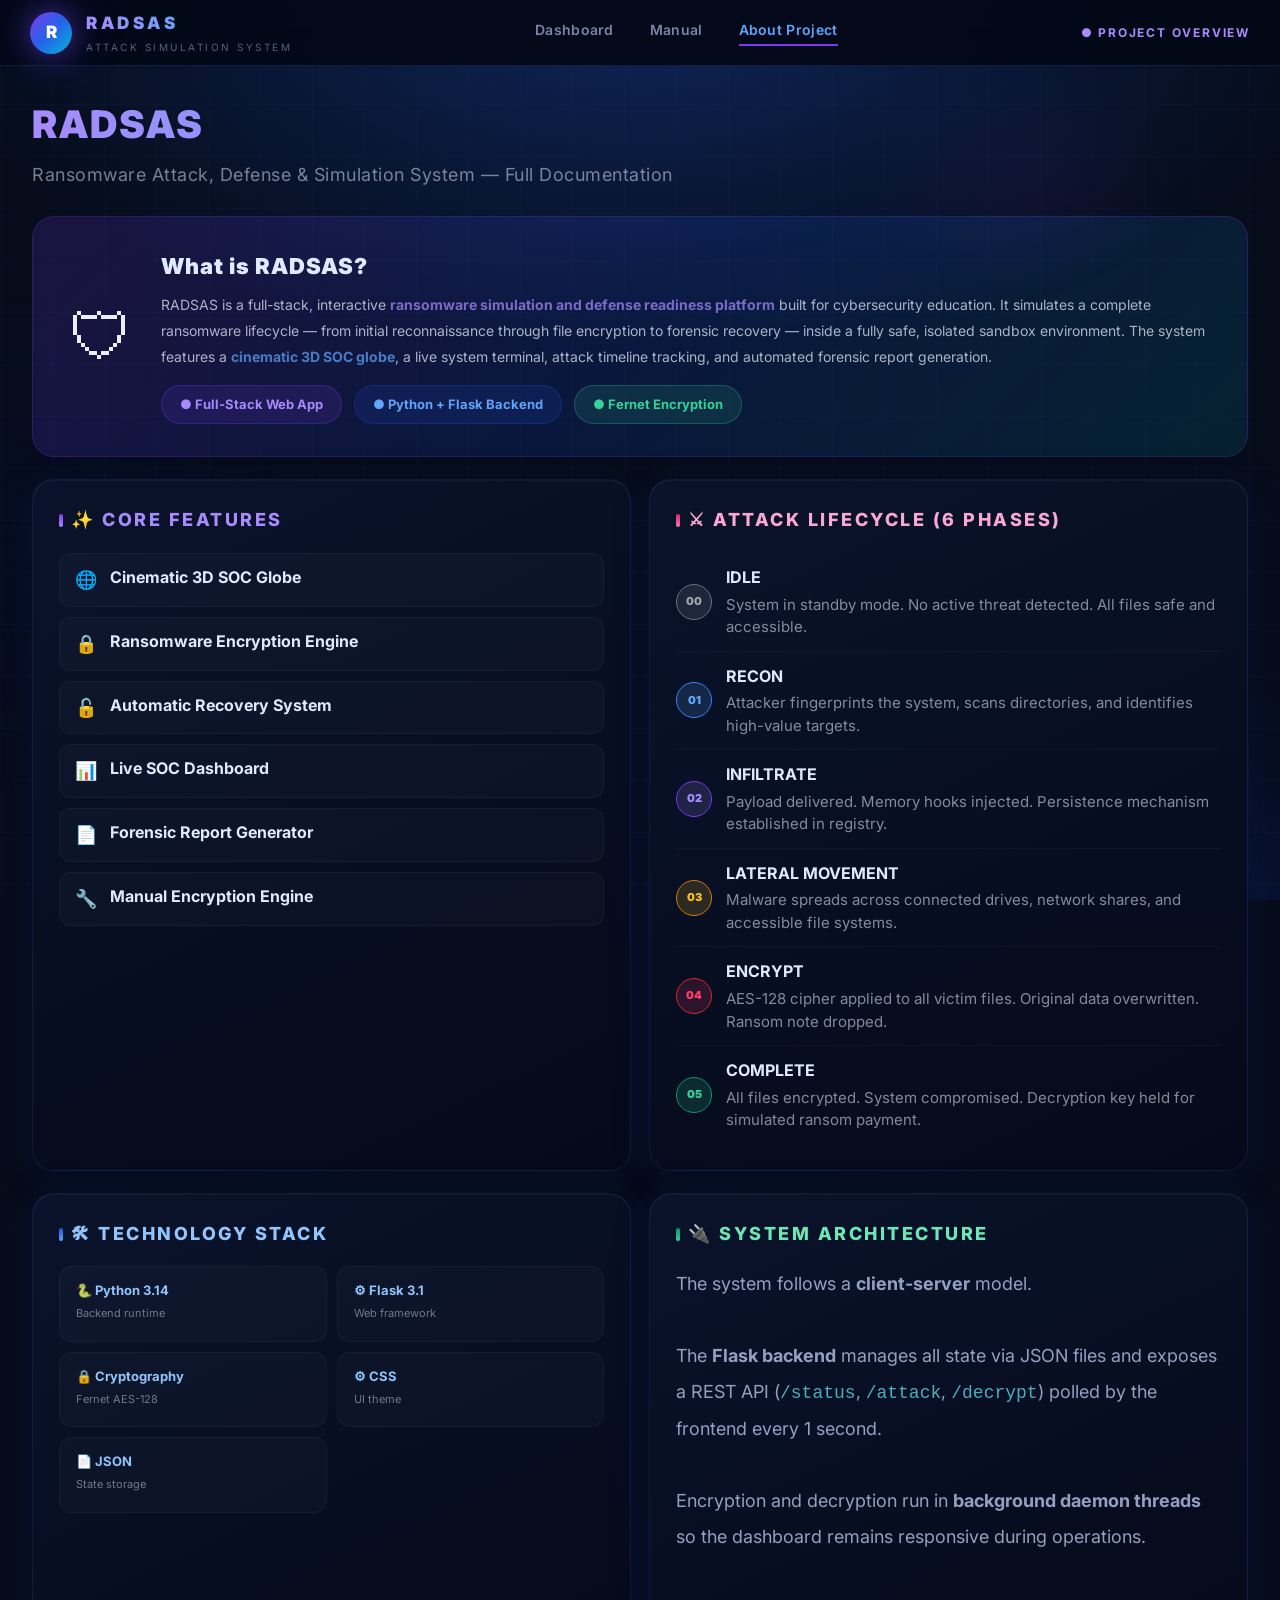
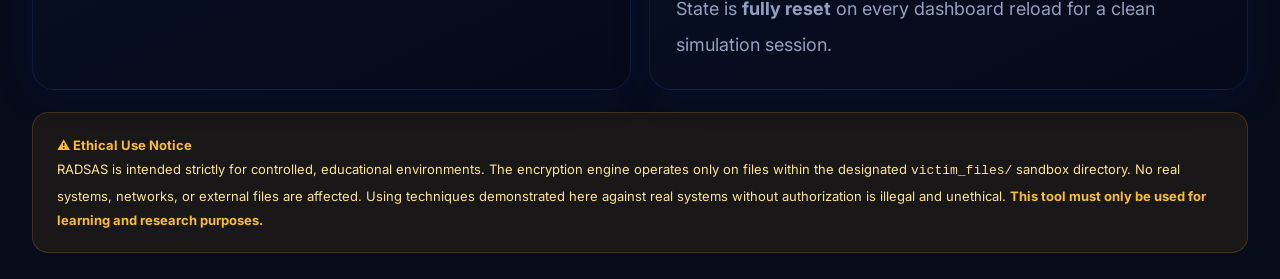
<file: templates/about.html>
<!DOCTYPE html>
<html lang="en">
<head>
<meta charset="UTF-8">
<meta name="viewport" content="width=device-width,initial-scale=1.0">
<title>About — RADSAS</title>
<link rel="preconnect" href="https://fonts.googleapis.com">
<link href="https://fonts.googleapis.com/css2?family=Inter:wght@300;400;500;600;700;800;900&display=swap" rel="stylesheet">
<link rel="stylesheet" href="/static/css/global.css">
<style>
/* ── About page styles ─────────────────────────────── */
.about-wrap{flex:1;padding:28px 32px;overflow:auto}
.about-page-title{
  font-size:38px;font-weight:900;letter-spacing:2px;margin-bottom:6px;
  background:linear-gradient(90deg,#a78bfa,#60a5fa,#34d399);
  -webkit-background-clip:text;-webkit-text-fill-color:transparent;background-clip:text;
}
.about-page-sub{font-size:18px;opacity:0.50;margin-bottom:26px;letter-spacing:0.5px}

/* hero banner */
.about-hero{
  padding:32px 36px;border-radius:22px;margin-bottom:22px;
  background:linear-gradient(135deg,rgba(124,58,237,0.18),rgba(29,78,216,0.18),rgba(6,182,212,0.12));
  border:1px solid rgba(124,58,237,0.22);
  display:flex;align-items:center;gap:28px;
}
.about-hero-icon{font-size:64px;line-height:1;flex-shrink:0}
.about-hero-title{font-size:22px;font-weight:900;letter-spacing:1px;margin-bottom:8px;color:#e0eaff}
.about-hero-desc {font-size:14px;line-height:1.85;opacity:0.72}

/* grid */
.about-grid{display:grid;grid-template-columns:1fr 1fr;gap:18px;margin-bottom:22px}
.about-grid-3{

    display:flex;

    justify-content:center;

    margin-bottom:22px;

}
.about-card{padding:26px}

.about-card-title{
  font-size:18px;font-weight:800;letter-spacing:2.5px;margin-bottom:18px;
  display:flex;align-items:center;gap:8px;
}
.about-card-title::before{
  content:'';width:4px;height:13px;border-radius:3px;display:block;
}
.accent-purple::before{background:linear-gradient(180deg,#7c3aed,#a78bfa)}
.accent-blue::before  {background:linear-gradient(180deg,#1d4ed8,#60a5fa)}
.accent-green::before {background:linear-gradient(180deg,#059669,#34d399)}
.accent-yellow::before{background:linear-gradient(180deg,#d97706,#fbbf24)}
.accent-pink::before  {background:linear-gradient(180deg,#db2777,#f472b6)}
.accent-cyan::before  {background:linear-gradient(180deg,#0891b2,#22d3ee)}

.color-purple{color:#a78bfa}.color-blue{color:#93c5fd}
.color-green {color:#6ee7b7}.color-yellow{color:#fde68a}
.color-pink  {color:#f9a8d4}.color-cyan {color:#67e8f9}

.about-text{font-size:18px;line-height:2.0;opacity:0.72;color:#c8d8ff}
.about-text b{font-weight:700}

/* feature list */
.feat-list{display:flex;flex-direction:column;gap:10px}
.feat-item{
  display:flex;align-items:flex-start;gap:12px;
  padding:11px 14px;border-radius:12px;
  background:rgba(255,255,255,0.025);border:1px solid rgba(255,255,255,0.045);
  font-size:13px;line-height:1.6;transition:.25s;
}
.feat-item:hover{background:rgba(124,58,237,0.07);border-color:rgba(124,58,237,0.18)}
.feat-icon{font-size:18px;flex-shrink:0;width:24px;text-align:center;margin-top:1px}
.feat-name{font-weight:700;color:#e0eaff;margin-bottom:2px;font-size:16px}
.feat-desc{font-size:16px;opacity:0.58;line-height:1.55}

/* tech stack */
.tech-grid{display:grid;grid-template-columns:1fr 1fr;gap:10px}
.tech-item{
  padding:13px 16px;border-radius:13px;
  background:rgba(255,255,255,0.025);border:1px solid rgba(255,255,255,0.040);
  transition:.25s;
}
.tech-item:hover{background:rgba(29,78,216,0.10);border-color:rgba(96,165,250,0.20)}
.tech-name {font-size:13px;font-weight:700;color:#93c5fd;margin-bottom:4px}
.tech-ver  {font-size:11px;opacity:0.45;margin-bottom:5px}
.tech-desc {font-size:12px;opacity:0.60;line-height:1.55}

/* attack phases */
.phase-list{display:flex;flex-direction:column;gap:0}
.phase-row{
  display:flex;align-items:center;gap:14px;
  padding:12px 0;border-bottom:1px solid rgba(255,255,255,0.040);
}
.phase-row:last-child{border-bottom:none}
.phase-badge{
  width:36px;height:36px;border-radius:50%;
  display:flex;align-items:center;justify-content:center;
  font-size:11px;font-weight:900;flex-shrink:0;
}
.phase-name {font-size:16px;font-weight:700;color:#e0eaff;margin-bottom:3px}
.phase-desc {font-size:15px;opacity:0.55;line-height:1.5}

/* stat pills */
.stat-row{display:flex;gap:12px;flex-wrap:wrap;margin-top:4px}
.stat-pill{
  padding:8px 18px;border-radius:30px;font-size:13px;font-weight:700;
  display:flex;align-items:center;gap:8px;
}

/* disclaimer */
.about-disclaimer{
  padding:20px 24px;border-radius:16px;
  background:rgba(245,158,11,0.08);border:1px solid rgba(245,158,11,0.20);
  font-size:13px;line-height:1.85;color:#fde68a;
}
.about-disclaimer strong{color:#fbbf24}
</style>
</head>
<body>
<div class="app">

  <div class="topbar">
    <div class="logo-wrap">
      <div class="logo-circle">R</div>
      <div class="logo-text"><h1>RADSAS</h1><p>ATTACK SIMULATION SYSTEM</p></div>
    </div>
    <div class="nav-links">
      <a href="/"       class="nav-link">Dashboard</a>
      <a href="/manual" class="nav-link">Manual</a>
      <a href="/about"  class="nav-link active">About Project</a>
    </div>
    <div class="topbar-right">
      <div class="live-status" style="color:#a78bfa">&#9679; PROJECT OVERVIEW</div>
    </div>
  </div>

  <div class="about-wrap">

    <div class="about-page-title">RADSAS</div>
    <div class="about-page-sub">Ransomware Attack, Defense &amp; Simulation System — Full Documentation</div>

    <!-- Hero -->
    <div class="about-hero">
      <div class="about-hero-icon">&#128737;</div>
      <div>
        <div class="about-hero-title">What is RADSAS?</div>
        <div class="about-hero-desc">
          RADSAS is a full-stack, interactive <b style="color:#a78bfa">ransomware simulation and defense readiness platform</b>
          built for cybersecurity education. It simulates a complete ransomware lifecycle —
          from initial reconnaissance through file encryption to forensic recovery —
          inside a fully safe, isolated sandbox environment.
          The system features a <b style="color:#60a5fa">cinematic 3D SOC globe</b>,
          a live system terminal, attack timeline tracking, and automated forensic report generation.
        </div>
        <div class="stat-row" style="margin-top:16px">
          <div class="stat-pill" style="background:rgba(124,58,237,0.14);border:1px solid rgba(124,58,237,0.28);color:#a78bfa">
            &#9679; Full-Stack Web App
          </div>
          <div class="stat-pill" style="background:rgba(29,78,216,0.14);border:1px solid rgba(29,78,216,0.28);color:#60a5fa">
            &#9679; Python + Flask Backend
          </div>
          <div class="stat-pill" style="background:rgba(52,211,153,0.12);border:1px solid rgba(52,211,153,0.25);color:#34d399">
            &#9679; Fernet Encryption
          </div>
        </div>
      </div>
    </div>

    <!-- Core Features + Attack Phases -->
    <div class="about-grid">

      <div class="panel about-card">
        <div class="about-card-title accent-purple color-purple">&#10024; CORE FEATURES</div>
        <div class="feat-list">
          <div class="feat-item">
            <span class="feat-icon">&#127760;</span>
            <div>
              <div class="feat-name">Cinematic 3D SOC Globe</div>
            </div>
          </div>
          <div class="feat-item">
            <span class="feat-icon">&#128274;</span>
            <div>
              <div class="feat-name">Ransomware Encryption Engine</div>
              
            </div>
          </div>
          <div class="feat-item">
            <span class="feat-icon">&#128275;</span>
            <div>
              <div class="feat-name">Automatic Recovery System</div>
              
            </div>
          </div>
          <div class="feat-item">
            <span class="feat-icon">&#128202;</span>
            <div>
              <div class="feat-name">Live SOC Dashboard</div>
              
            </div>
          </div>
          <div class="feat-item">
            <span class="feat-icon">&#128196;</span>
            <div>
              <div class="feat-name">Forensic Report Generator</div>
              
            </div>
          </div>
          <div class="feat-item">
            <span class="feat-icon">&#128295;</span>
            <div>
              <div class="feat-name">Manual Encryption Engine</div>
              
            </div>
          </div>
        </div>
      </div>

      <div class="panel about-card">
        <div class="about-card-title accent-pink color-pink">&#9876; ATTACK LIFECYCLE (6 PHASES)</div>
        <div class="phase-list">
          <div class="phase-row">
            <div class="phase-badge" style="background:rgba(156,163,175,0.15);border:1.5px solid #6b7280;color:#9ca3af">00</div>
            <div>
              <div class="phase-name">IDLE</div>
              <div class="phase-desc">System in standby mode. No active threat detected. All files safe and accessible.</div>
            </div>
          </div>
          <div class="phase-row">
            <div class="phase-badge" style="background:rgba(96,165,250,0.15);border:1.5px solid #3b82f6;color:#60a5fa">01</div>
            <div>
              <div class="phase-name">RECON</div>
              <div class="phase-desc">Attacker fingerprints the system, scans directories, and identifies high-value targets.</div>
            </div>
          </div>
          <div class="phase-row">
            <div class="phase-badge" style="background:rgba(167,139,250,0.15);border:1.5px solid #7c3aed;color:#a78bfa">02</div>
            <div>
              <div class="phase-name">INFILTRATE</div>
              <div class="phase-desc">Payload delivered. Memory hooks injected. Persistence mechanism established in registry.</div>
            </div>
          </div>
          <div class="phase-row">
            <div class="phase-badge" style="background:rgba(251,191,36,0.15);border:1.5px solid #d97706;color:#fbbf24">03</div>
            <div>
              <div class="phase-name">LATERAL MOVEMENT</div>
              <div class="phase-desc">Malware spreads across connected drives, network shares, and accessible file systems.</div>
            </div>
          </div>
          <div class="phase-row">
            <div class="phase-badge" style="background:rgba(255,61,107,0.15);border:1.5px solid #dc2626;color:#ff3d6b">04</div>
            <div>
              <div class="phase-name">ENCRYPT</div>
              <div class="phase-desc">AES-128 cipher applied to all victim files. Original data overwritten. Ransom note dropped.</div>
            </div>
          </div>
          <div class="phase-row">
            <div class="phase-badge" style="background:rgba(52,211,153,0.15);border:1.5px solid #059669;color:#34d399">05</div>
            <div>
              <div class="phase-name">COMPLETE</div>
              <div class="phase-desc">All files encrypted. System compromised. Decryption key held for simulated ransom payment.</div>
            </div>
          </div>
        </div>
      </div>

    </div>

    <!-- Tech Stack -->
    <!-- Tech Stack -->
<div class="about-grid">

    <div class="panel about-card">
      <div class="about-card-title accent-blue color-blue">&#128736; TECHNOLOGY STACK</div>
      <div class="tech-grid">
        <div class="tech-item">
          <div class="tech-name">&#128013; Python 3.14</div>
          <div class="tech-ver">Backend runtime</div>
          
        </div>
        <div class="tech-item">
          <div class="tech-name">&#9881; Flask 3.1</div>
          <div class="tech-ver">Web framework</div>
         
        </div>
        <div class="tech-item">
          <div class="tech-name">&#128274; Cryptography</div>
          <div class="tech-ver">Fernet AES-128</div>
          
        </div>
        <div class="tech-item">
          <div class="tech-name">&#9881; CSS</div>
          <div class="tech-ver">UI theme</div>
       
          
        </div>
        <div class="tech-item">
          <div class="tech-name">&#128196; JSON </div>
          <div class="tech-ver">State storage</div>
         
        </div>
      </div>
    </div>

    <!-- Architecture  -->
 

<div class="panel about-card">
        <div class="about-card-title accent-green color-green">&#128268; SYSTEM ARCHITECTURE</div>

        <div class="about-text">

          The system follows a <b>client-server</b> model.<br><br>

          The <b>Flask backend</b> manages all state via JSON files and exposes a REST API
          (<code style="color:#67e8f9">/status</code>,
          <code style="color:#67e8f9">/attack</code>,
          <code style="color:#67e8f9">/decrypt</code>)
          polled by the frontend every 1 second.<br><br>

          Encryption and decryption run in
          <b>background daemon threads</b>
          so the dashboard remains responsive during operations.<br><br>

          State is <b>fully reset</b>
          on every dashboard reload for a clean simulation session.

        </div>

</div>

</div>


    <!-- Disclaimer -->
    <div class="about-disclaimer">
      <strong>&#9888; Ethical Use Notice</strong><br>
      RADSAS is intended strictly for controlled, educational environments. The encryption engine
      operates only on files within the designated <code>victim_files/</code> sandbox directory.
      No real systems, networks, or external files are affected. Using techniques demonstrated here
      against real systems without authorization is illegal and unethical.
      <strong>This tool must only be used for learning and research purposes.</strong>
    </div>

  </div>
</div>
</body>
</html>
</file>
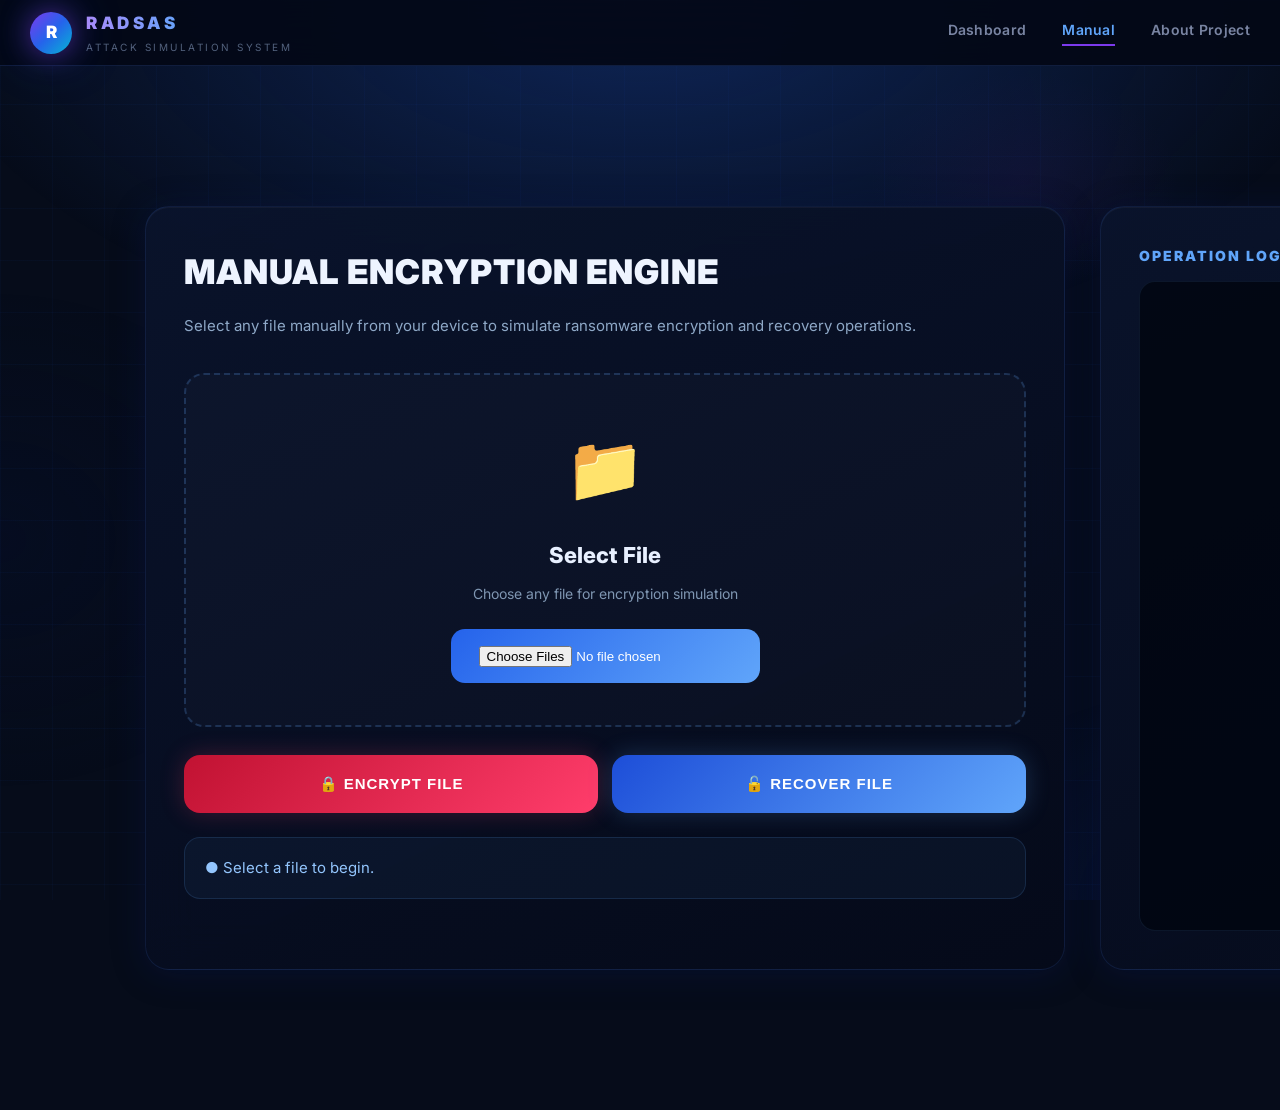
<file: templates/manual_encryption.html>
<!-- =========================================================
     MANUAL ENCRYPTION PAGE
========================================================= -->

<!DOCTYPE html>
<html lang="en">

<head>

<meta charset="UTF-8">

<meta name="viewport"
      content="width=device-width,initial-scale=1.0">

<title>Manual Encryption — RADSAS</title>

<link rel="preconnect"
      href="https://fonts.googleapis.com">

<link href="https://fonts.googleapis.com/css2?family=Inter:wght@300;400;500;600;700;800;900&display=swap"
      rel="stylesheet">

<link rel="stylesheet"
      href="/static/css/global.css">

<style>

/* =========================================================
   PAGE LAYOUT
========================================================= */

.manual-wrap{

  display:flex;

  justify-content:center;

  width:100%;
  
  flex:1;

  display:flex;

  width:100%;

  justify-content:center;

  align-items:flex-start;

  padding:140px 45px;

  overflow:auto;

}

.manual-card{

  width:920px;

  padding:38px;

  border-radius:24px;

}


/* =========================================================
   TITLE
========================================================= */

.manual-title{

  font-size:34px;

  font-weight:900;

  margin-bottom:12px;

  letter-spacing:1px;

  color:#eef4ff;

}

.manual-subtitle{

  font-size:15px;

  line-height:2;

  color:#8ea8c7;

  margin-bottom:32px;

}


/* =========================================================
   FILE SELECT AREA
========================================================= */

.upload-box{

  border:
  2px dashed rgba(96,165,250,0.22);

  border-radius:20px;

  padding:42px;

  text-align:center;

  background:
  rgba(255,255,255,0.02);

  transition:0.25s;

}

.upload-box:hover{

  border-color:
  rgba(96,165,250,0.45);

  background:
  rgba(96,165,250,0.04);

}

.upload-icon{

  font-size:64px;

  margin-bottom:18px;

  color:#60a5fa;

}

.upload-title{

  font-size:22px;

  font-weight:800;

  margin-bottom:10px;

}

.upload-sub{

  font-size:14px;

  color:#7f96b2;

  margin-bottom:24px;

}

.file-input{

  display:none;

}

.choose-btn{

  display:inline-flex;

  align-items:center;

  justify-content:center;

  height:54px;

  padding:0 28px;

  border:none;

  border-radius:14px;

  background:
  linear-gradient(
    135deg,
    #2563eb,
    #60a5fa
  );

  color:#fff;

  font-size:14px;

  font-weight:800;

  letter-spacing:1px;

  cursor:pointer;

  transition:0.25s;

}

.choose-btn:hover{

  transform:translateY(-2px);

  filter:brightness(1.08);

}


/* =========================================================
   FILE INFO
========================================================= */

.selected-file{

  margin-top:24px;

  padding:18px 22px;

  border-radius:16px;

  background:
  rgba(255,255,255,0.03);

  border:
  1px solid rgba(255,255,255,0.06);

  display:none;

}

.sf-name{

  font-size:16px;

  font-weight:700;

  color:#dde8ff;

  margin-bottom:8px;

}

.sf-meta{

  font-size:13px;

  color:#7f96b2;

}


/* =========================================================
   ACTION BUTTONS
========================================================= */

.action-wrap{

  display:flex;

  gap:14px;

  margin-top:28px;

}

.action-btn{

  flex:1;

  height:58px;

  border:none;

  border-radius:16px;

  font-size:15px;

  font-weight:800;

  letter-spacing:1px;

  color:#fff;

  cursor:pointer;

  transition:0.25s;

}

.encrypt-btn{

  background:
  linear-gradient(
    135deg,
    #c11232,
    #ff3d6b
  );

  box-shadow:
  0 0 24px rgba(255,61,107,0.22);

}

.decrypt-btn{

  background:
  linear-gradient(
    135deg,
    #1d4ed8,
    #60a5fa
  );

  box-shadow:
  0 0 24px rgba(96,165,250,0.22);

}

.action-btn:hover{

  transform:translateY(-2px);

  filter:brightness(1.08);

}


/* =========================================================
   STATUS BOX
========================================================= */

.manual-status{

  margin-top:24px;

  padding:18px 20px;

  border-radius:16px;

  background:
  rgba(96,165,250,0.05);

  border:
  1px solid rgba(96,165,250,0.15);

  font-size:15px;

  color:#93c5fd;

  min-height:60px;

  display:flex;

  align-items:center;

  gap:12px;

}

.manual-status.ok{

  background:
  rgba(52,211,153,0.06);

  border-color:
  rgba(52,211,153,0.18);

  color:#6ee7b7;

}

.manual-status.err{

  background:
  rgba(255,61,107,0.06);

  border-color:
  rgba(255,61,107,0.18);

  color:#fda4af;

}


/* =========================================================
   LOG SECTION
========================================================= */

.log-section{

  margin-top:28px;

}

.log-title{

  font-size:14px;

  font-weight:900;

  letter-spacing:2px;

  color:#60a5fa;

  margin-bottom:14px;

}

.sim-log{

  height:650px;

  overflow-y:auto;

  border-radius:16px;

  padding:18px;

  background:
  rgba(2,6,18,0.88);

  border:
  1px solid rgba(96,165,250,0.10);

  font-family:monospace;

  font-size:15px;

  line-height:2;

}

.slog{

  margin-bottom:8px;

}

.slog.success{

  color:#6ee7b7;

}

.slog.warning{

  color:#fde68a;

}

.slog.error{

  color:#fda4af;

}

.slog.info{

  color:#93c5fd;

}


/* =========================================================
   RESPONSIVE
========================================================= */

.manual-grid{

  width:100%;

  max-width:1200px;

  margin:0 auto 0 200px;

  display:grid;

  grid-template-columns:1fr 1fr;

  gap:35px;

  align-items:stretch;

}

@media(max-width:900px){

  .manual-card{

    width:100%;

  }

  .action-wrap{

    flex-direction:column;

  }

}

</style>

</head>

<body>

<div class="app">

<div class="topbar">

  <div class="logo-wrap">

    <div class="logo-circle">R</div>

    <div class="logo-text">

      <h1>RADSAS</h1>

      <p>ATTACK SIMULATION SYSTEM</p>

    </div>

  </div>

  <div class="nav-links">

    <a href="/" class="nav-link">Dashboard</a>

    <a href="/manual" class="nav-link active">Manual</a>

    <a href="/about" class="nav-link">About Project</a>

  </div>

</div>


<div class="manual-wrap">

  <div class="manual-grid">

    <!-- LEFT CARD -->
    <div class="panel manual-card">

    <div class="manual-title">

      MANUAL ENCRYPTION ENGINE

    </div>

    <div class="manual-subtitle">

      Select any file manually from your device to simulate
      ransomware encryption and recovery operations.

    </div>


    <!-- Upload Area -->

    <div class="upload-box">

      <div class="upload-icon">

        📁

      </div>

      <div class="upload-title">

        Select File

      </div>

      <div class="upload-sub">

        Choose any file for encryption simulation

      </div>

      <label class="choose-btn">

       

<input
  type="file"
  id="fileInput"
  multiple
>

      </label>

    </div>


    <!-- Selected File -->

    <div class="selected-file"
         id="selectedFile">

      <div class="sf-name"
           id="sfName">

      </div>

      <div class="sf-meta"
           id="sfMeta">

      </div>

    </div>


    <!-- Buttons -->

    <div class="action-wrap">

      <button class="action-btn encrypt-btn"
              id="encryptBtn">

        🔒 ENCRYPT FILE

      </button>

      <button class="action-btn decrypt-btn"
              id="decryptBtn">

        🔓 RECOVER FILE

      </button>

    </div>


    <!-- Status -->

    <div class="manual-status"
         id="manualStatus">

      ● Select a file to begin.

    </div>


    </div>

    <!-- RIGHT CARD -->
    <div class="panel manual-card">

      <div class="log-title">

        OPERATION LOG

      </div>

      <div class="sim-log"
           id="simLog">

      </div>

    </div>

  </div>

</div>

</div>


<!-- =========================================================
     SCRIPT
========================================================= -->


<!-- =========================================================
     SCRIPT
========================================================= -->

<script>

const fileInput =
document.getElementById('fileInput');

const selectedFile =
document.getElementById('selectedFile');

const sfName =
document.getElementById('sfName');

const sfMeta =
document.getElementById('sfMeta');

const statusBox =
document.getElementById('manualStatus');

const simLog =
document.getElementById('simLog');

let currentFiles = [];


/* =========================================================
   FILE SELECT
========================================================= */

fileInput.addEventListener('change', function(){

  currentFiles =
  Array.from(this.files);

  if(currentFiles.length === 0)
    return;

  selectedFile.style.display =
  'block';

  sfName.innerHTML =
  currentFiles.map(f => f.name)
  .join('<br>');

  let totalSize = 0;

  currentFiles.forEach(function(file){

    totalSize += file.size;

  });

  sfMeta.innerHTML =

    currentFiles.length +

    ' files selected • ' +

    (totalSize / 1024).toFixed(2)

    + ' KB';

  setStatus(

    '● Files selected successfully.',

    ''

  );

});


/* =========================================================
   ENCRYPT
========================================================= */

document.getElementById('encryptBtn')
.addEventListener('click', async function(){

  if(currentFiles.length === 0){

    setStatus(
      '● Please select a file first.',
      'err'
    );

    return;

  }

  addLog(
    'Initializing encryption engine...',
    'info'
  );

  await sleep(600);

  addLog(
    'Loading AES encryption...',
    'warning'
  );

  await sleep(600);

  addLog(
    'Encrypting selected file...',
    'warning'
  );

  await sleep(800);

  try{

    const response =
    await fetch('/manual-encrypt',{

      method:'POST',

      headers:{
        'Content-Type':'application/json'
      },

      body:JSON.stringify({

        files: currentFiles.map(
          f => f.name
        )

      })

    });

    const data =
await response.json();

if(data.success){

  currentFiles = [];

  fileInput.value = "";

  setStatus(
    '● File encrypted successfully.',
    'ok'
  );

  addLog(
    'Encryption completed successfully.',
    'success'
  );

}

else{

  setStatus(
    '● Encryption failed.',
    'err'
  );

  addLog(
    'Encryption failed.',
    'error'
  );

}

}

  catch(err){

    console.error(err);

    setStatus(
      '● Encryption failed.',
      'err'
    );

    addLog(
      'Encryption failed.',
      'error'
    );

  }

});

/* =========================================================
   DECRYPT
========================================================= */

document.getElementById('decryptBtn')
.addEventListener('click', async function(){

  if(currentFiles.length === 0){

    setStatus(
      '● Please select a file first.',
      'err'
    );

    return;

  }

  addLog(
    'Loading recovery engine...',
    'info'
  );

  await sleep(600);

  addLog(
    'Validating encrypted file...',
    'info'
  );

  await sleep(600);

  addLog(
    'Recovering selected file...',
    'success'
  );

  await sleep(800);

  try{

    const response =
    await fetch('/manual-decrypt',{

      method:'POST',

      headers:{
        'Content-Type':'application/json'
      },

      body:JSON.stringify({

        files: currentFiles.map(
          f => f.name
        )

      })

    });

    const data =
await response.json();

if(data.success){

  currentFiles = [];

  fileInput.value = "";

  setStatus(
    '● File recovered successfully.',
    'ok'
  );

  addLog(
    'Recovery completed successfully.',
    'success'
  );

}

else{

  setStatus(
    '● Recovery failed.',
    'err'
  );

  addLog(
    'Recovery failed.',
    'error'
  );

}

  }

  catch(err){

    console.error(err);

    setStatus(
      '● Recovery failed.',
      'err'
    );

    addLog(
      'Recovery failed.',
      'error'
    );

  }

});


/* =========================================================
   HELPERS
========================================================= */

function setStatus(msg, cls){

  statusBox.innerHTML = msg;

  statusBox.className =
  'manual-status ' + cls;

}

function addLog(msg, type){

  const div =
  document.createElement('div');

  div.className =
  'slog ' + type;

  const ts =
  new Date().toLocaleTimeString();

  div.innerHTML =
  '[' + ts + '] ' + msg;

  simLog.appendChild(div);

  simLog.scrollTop =
  simLog.scrollHeight;

}

function sleep(ms){

  return new Promise(
    r => setTimeout(r, ms)
  );

}

</script>

</body>
</html>
</file>
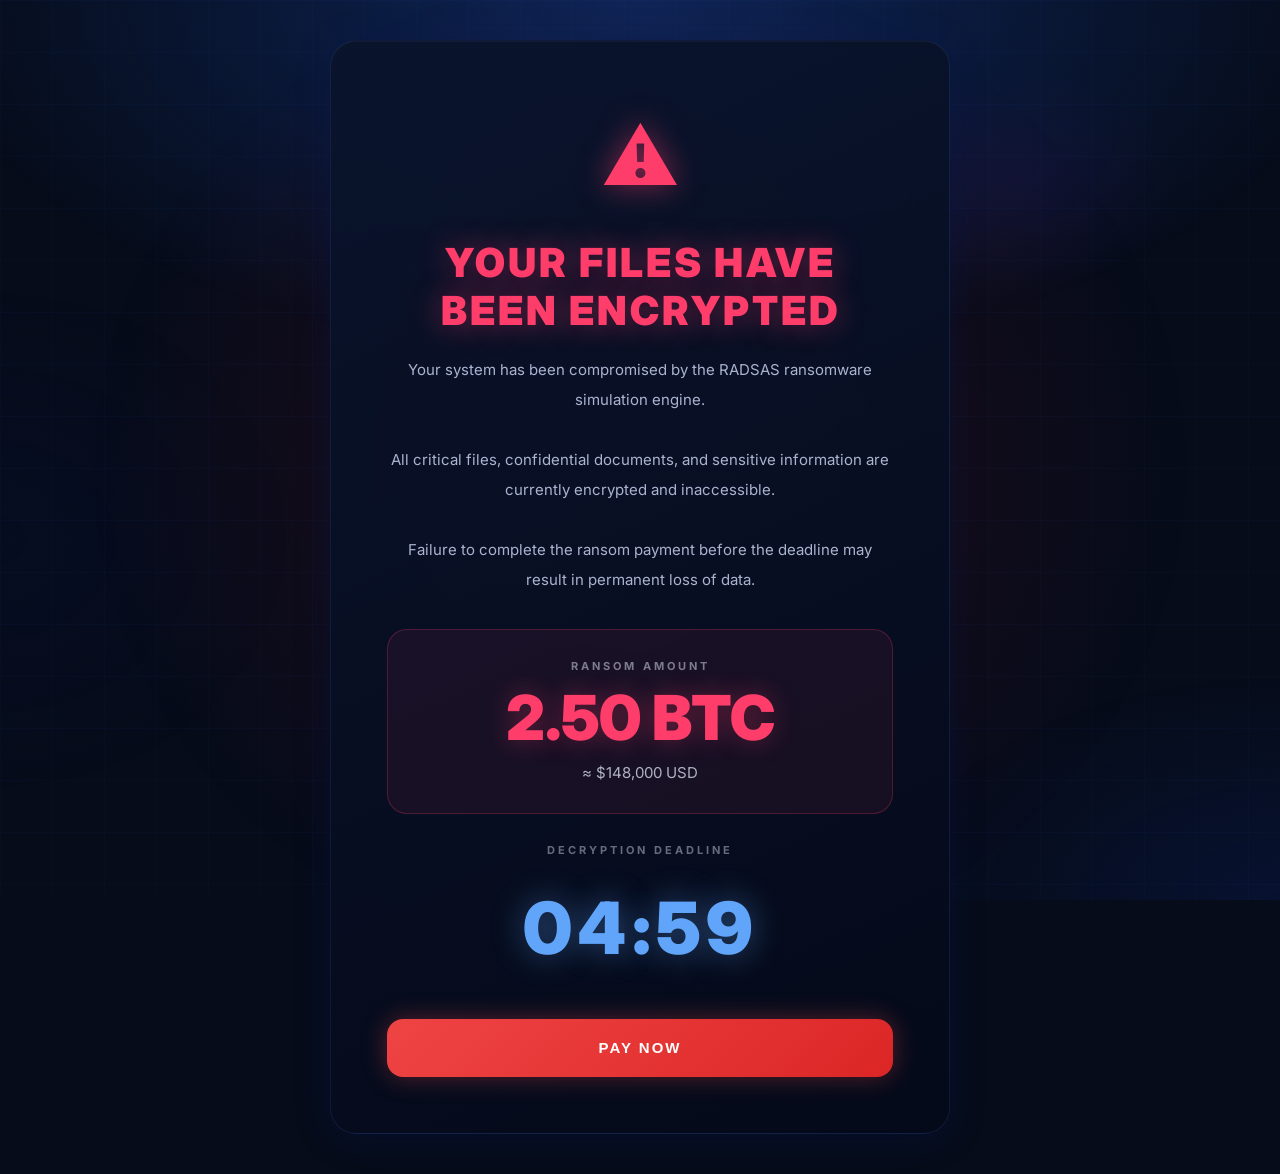
<file: templates/payment.html>
<!DOCTYPE html>
<html lang="en">

<head>

<meta charset="UTF-8">

<meta name="viewport"
      content="width=device-width,initial-scale=1.0">

<title>System Compromised - RADSAS</title>

<link rel="preconnect"
      href="https://fonts.googleapis.com">

<link href="https://fonts.googleapis.com/css2?family=Inter:wght@300;400;500;600;700;800;900&display=swap"
      rel="stylesheet">

<link rel="stylesheet"
      href="/static/css/global.css">

<link rel="stylesheet"
      href="/static/css/ransom.css">

</head>

<body>

<div class="ransom-wrap">

    <div class="panel ransom-card">


        <!-- =================================================
             WARNING ICON
        ================================================== -->

        <div class="warning-icon">

            ⚠

        </div>


        <!-- =================================================
             TITLE
        ================================================== -->

        <h1 class="ransom-title">

            YOUR FILES HAVE BEEN ENCRYPTED

        </h1>


        <!-- =================================================
             WARNING TEXT
        ================================================== -->

        <p class="ransom-sub">

            Your system has been compromised by the
            RADSAS ransomware simulation engine.

            <br><br>

            All critical files, confidential documents,
            and sensitive information are currently encrypted
            and inaccessible.

            <br><br>

            Failure to complete the ransom payment before
            the deadline may result in permanent loss of data.

        </p>


        <!-- =================================================
             RANSOM AMOUNT
        ================================================== -->

        <div class="ransom-box">

            <div class="ransom-label">

                RANSOM AMOUNT

            </div>

            <div class="ransom-amount">

                2.50 BTC

            </div>

            <div class="ransom-usd">

                ≈ $148,000 USD

            </div>

        </div>


        <!-- =================================================
             COUNTDOWN
        ================================================== -->

        <div class="countdown-wrap">

            <div class="countdown-label">

                DECRYPTION DEADLINE

            </div>

            <div class="countdown"
                 id="countdown">

                05:00

            </div>

        </div>


        <!-- =================================================
             PAYMENT BUTTON
        ================================================== -->

        <button class="pay-btn"
                id="payBtn">

            PAY NOW

        </button>

    </div>

</div>


<!-- =========================================================
     SCRIPT
========================================================= -->

<script>

var s = 300;

var t =
document.getElementById('countdown');


setInterval(function(){

    if(s <= 0){

        t.textContent = '00:00';

        return;

    }

    s--;

    t.textContent =

        String(
            Math.floor(s / 60)
        ).padStart(2,'0')

        + ':'

        +

        String(
            s % 60
        ).padStart(2,'0');


    if(s < 60){

        t.style.color = '#ff3d6b';

    }

},1000);

document.getElementById('payBtn')
.addEventListener('click',function(){

    const btn = this;

    btn.innerHTML = 'PAYMENT PROCESSING...';

    btn.disabled = true;

    setTimeout(() => {

        btn.innerHTML = 'PAYMENT SUCCESSFUL ✓';

        btn.style.background =
        'linear-gradient(135deg,#16a34a,#22c55e)';

    },2000);

    setTimeout(async () => {

    try{

        const response =
        await fetch('/payment-success',{

            method:'POST'

        });

        const data =
        await response.json();

        if(data.success){

            window.location.href = '/';

        }

        else{

            alert(
                'Recovery failed: ' +
                data.message
            );

            btn.disabled = false;

            btn.innerHTML = 'PAY NOW';

        }

    }

    catch(err){

        console.error(err);

        alert('Recovery request failed.');

        btn.disabled = false;

        btn.innerHTML = 'PAY NOW';

    }

},3500);

});

</script>

</body>
</html>
</file>
<file: static/css/global.css>
*,*::before,*::after{margin:0;padding:0;box-sizing:border-box}
html,body{width:100%;min-height:100%;overflow-x:hidden;overflow-y:auto}

body{
  font-family:'Inter','Segoe UI',sans-serif;
  background:#060c1a;
  color:#e8f0ff;
  font-size:14px;
  line-height:1.6;
}

/* Deep space layered background */
body::before{
  content:'';position:fixed;inset:0;
  background:
    radial-gradient(ellipse 90% 65% at 50% 0%,  rgba(20,55,130,0.60) 0%,transparent 62%),
    radial-gradient(ellipse 55% 45% at 100% 100%,rgba(10,30,90,0.35)  0%,transparent 55%),
    radial-gradient(ellipse 45% 55% at 0%   60%, rgba(5,15,50,0.28)   0%,transparent 50%),
    radial-gradient(ellipse 30% 30% at 80%  20%, rgba(80,20,120,0.12) 0%,transparent 40%);
  pointer-events:none;z-index:-2;
}

/* Subtle grid */
body::after{
  content:'';position:fixed;inset:0;
  background:
    linear-gradient(rgba(30,80,200,0.05) 1px,transparent 1px),
    linear-gradient(90deg,rgba(30,80,200,0.05) 1px,transparent 1px);
  background-size:52px 52px;
  pointer-events:none;z-index:-1;
}

.app{width:100%;min-height:100vh;display:flex;flex-direction:column}

/* ── Topbar ─────────────────────────────────────────────────── */
.topbar{
  height:66px;
  display:flex;align-items:center;justify-content:space-between;
  padding:0 30px;
  background:rgba(4,8,22,0.92);
  backdrop-filter:blur(28px);
  border-bottom:1px solid rgba(80,140,255,0.16);
  z-index:100;flex-shrink:0;
}

.logo-wrap{display:flex;align-items:center;gap:14px}

.logo-circle{
  width:42px;height:42px;border-radius:50%;
  background:linear-gradient(135deg,#7c3aed,#2563eb,#06b6d4);
  box-shadow:0 0 28px rgba(124,58,237,0.55),0 0 55px rgba(37,99,235,0.30);
  display:flex;align-items:center;justify-content:center;
  font-size:17px;font-weight:900;color:#fff;
  animation:logoPulse 3s ease-in-out infinite;
}
@keyframes logoPulse{
  0%,100%{box-shadow:0 0 28px rgba(124,58,237,0.55),0 0 55px rgba(37,99,235,0.30)}
  50%    {box-shadow:0 0 38px rgba(124,58,237,0.80),0 0 70px rgba(6,182,212,0.40)}
}

.logo-text h1{
  font-size:17px;font-weight:900;letter-spacing:3.5px;
  background:linear-gradient(90deg,#a78bfa,#60a5fa,#34d399);
  -webkit-background-clip:text;-webkit-text-fill-color:transparent;
  background-clip:text;
}
.logo-text p{font-size:10px;opacity:0.50;letter-spacing:2.5px;margin-top:2px;color:#a0b8e0}

/* ── Nav ────────────────────────────────────────────────────── */
.nav-links{display:flex;gap:36px}
.nav-link{
  font-size:14px;font-weight:600;opacity:0.60;
  text-decoration:none;color:#c8d8ff;
  transition:.25s;letter-spacing:0.3px;
}
.nav-link:hover{opacity:1;color:#93c5fd}
.nav-link.active{
  opacity:1;
  color:#60a5fa;
  border-bottom:2px solid #7c3aed;
  padding-bottom:2px;
}

.topbar-right{display:flex;align-items:center;gap:18px}

.live-status{
  font-size:12px;font-weight:700;letter-spacing:1.8px;color:#34d399;
  animation:blink 2.2s ease-in-out infinite;
}
@keyframes blink{0%,100%{opacity:1}50%{opacity:0.40}}

/* ── Panel ──────────────────────────────────────────────────── */
.panel{
  background:linear-gradient(155deg,rgba(10,20,44,0.94),rgba(5,10,26,0.98));
  border:1px solid rgba(80,130,255,0.13);
  border-radius:22px;
  backdrop-filter:blur(24px);
  box-shadow:0 4px 32px rgba(8,24,80,0.35),inset 0 1px 0 rgba(255,255,255,0.04);
  transition:box-shadow .35s,border-color .35s;
}
.panel:hover{
  box-shadow:0 6px 50px rgba(20,55,160,0.28),inset 0 1px 0 rgba(255,255,255,0.06);
  border-color:rgba(100,150,255,0.20);
}

/* ── Scrollbar ──────────────────────────────────────────────── */
::-webkit-scrollbar{width:5px}
::-webkit-scrollbar-track{background:transparent}
::-webkit-scrollbar-thumb{background:rgba(124,58,237,0.35);border-radius:10px}
::-webkit-scrollbar-thumb:hover{background:rgba(124,58,237,0.60)}
</file>
<file: static/css/ransom.css>
/* =========================================================
   RANSOM PAGE
========================================================= */

.ransom-wrap{

    min-height:100vh;

    display:flex;

    justify-content:center;

    align-items:center;

    padding:40px;

    background:
    radial-gradient(
        ellipse 60% 60%
        at 50% 40%,
        rgba(180,20,40,0.16) 0%,
        transparent 72%
    );

}


/* =========================================================
   MAIN CARD
========================================================= */

.ransom-card{

    width:620px;

    padding:56px;

    text-align:center;

    border-radius:26px;

}


/* =========================================================
   WARNING ICON
========================================================= */

.warning-icon{

    font-size:76px;

    margin-bottom:20px;

    display:block;

    animation:warningPulse 2s ease-in-out infinite;

    color:#ff3d6b;

    text-shadow:
    0 0 30px rgba(255,61,107,0.55);

}

@keyframes warningPulse{

    0%,100%{
        transform:scale(1);
    }

    50%{
        transform:scale(1.08);
    }

}


/* =========================================================
   TITLE
========================================================= */

.ransom-title{

    font-size:40px;

    font-weight:900;

    margin-bottom:20px;

    color:#ff3d6b;

    letter-spacing:3px;

    line-height:1.2;

    text-shadow:
    0 0 30px rgba(255,61,107,0.45);

}


/* =========================================================
   WARNING TEXT
========================================================= */

.ransom-sub{

    font-size:15px;

    line-height:2;

    opacity:0.78;

    margin-bottom:34px;

    color:#d8e2ff;

}


/* =========================================================
   RANSOM BOX
========================================================= */

.ransom-box{

    padding:28px;

    border-radius:20px;

    background:
    rgba(255,61,107,0.07);

    border:
    1px solid rgba(255,61,107,0.24);

    margin-bottom:28px;

}

.ransom-label{

    font-size:11px;

    letter-spacing:3px;

    opacity:0.48;

    font-weight:700;

    margin-bottom:12px;

}

.ransom-amount{

    font-size:62px;

    font-weight:900;

    color:#ff3d6b;

    line-height:1;

    text-shadow:
    0 0 24px rgba(255,61,107,0.35);

}

.ransom-usd{

    margin-top:12px;

    font-size:15px;

    opacity:0.72;

}


/* =========================================================
   COUNTDOWN
========================================================= */

.countdown-wrap{

    margin-bottom:34px;

}

.countdown-label{

    font-size:11px;

    letter-spacing:3px;

    opacity:0.42;

    margin-bottom:10px;

    font-weight:700;

}

.countdown{

    font-size:72px;

    font-weight:900;

    color:#60a5fa;

    letter-spacing:5px;

    text-shadow:
    0 0 32px rgba(96,165,250,0.42);

    transition:color .5s;

}


/* =========================================================
   PAYMENT BUTTON
========================================================= */

.pay-btn{

    width:100%;

    height:58px;

    border-radius:16px;

    font-size:15px;

    font-weight:800;

    letter-spacing:2px;

    background:
    linear-gradient(
        135deg,
        #ef4444,
        #dc2626
    );

    color:#fff;

    border:none;

    cursor:pointer;

    transition:.25s;

    box-shadow:
    0 0 24px rgba(239,68,68,0.35);

}

.pay-btn:hover{

    transform:translateY(-2px);

    filter:brightness(1.08);

}


/* =========================================================
   RESPONSIVE
========================================================= */

@media(max-width:700px){

    .ransom-card{

        width:100%;

        padding:40px 28px;

    }

    .ransom-title{

        font-size:30px;

    }

    .ransom-amount{

        font-size:48px;

    }

    .countdown{

        font-size:54px;

    }

}
</file>
